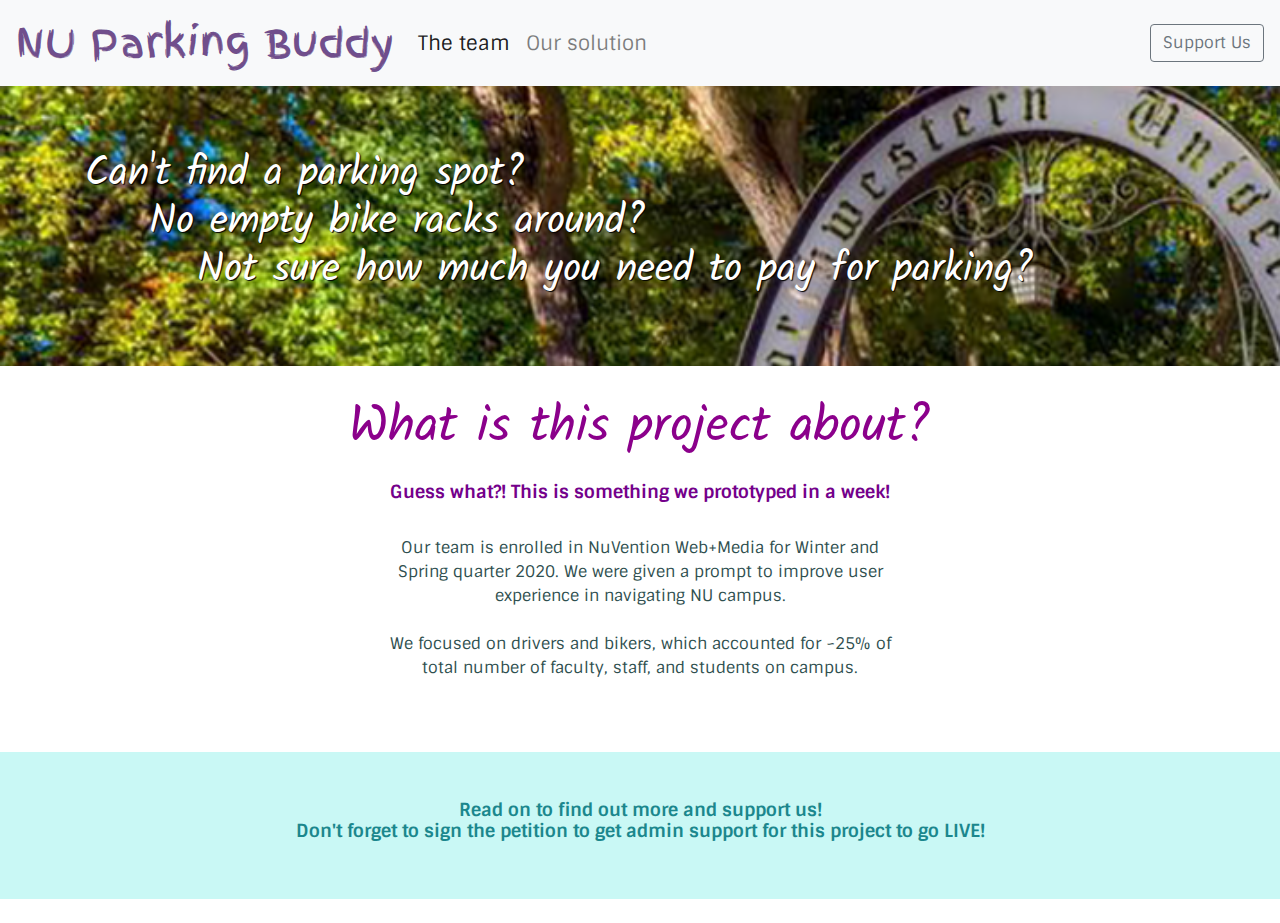
<file: index.html>
<!doctype html>
<html lang="en">
  <head>
    <!-- Required meta tags -->
    <meta charset="utf-8">
    <meta name="viewport" content="width=device-width, initial-scale=1, shrink-to-fit=no">

    <!-- Google Fonts -->
    <!-- Swap out "Roboto" for the font(s) you want to use -->
    <link href="https://fonts.googleapis.com/css?family=Finger+Paint|Kalam|Permanent+Marker|Sintony&display=swap" rel="stylesheet">
    
    <!-- Font Awesome -->
    <link rel="stylesheet" href="https://use.fontawesome.com/releases/v5.6.3/css/all.css" integrity="sha384-UHRtZLI+pbxtHCWp1t77Bi1L4ZtiqrqD80Kn4Z8NTSRyMA2Fd33n5dQ8lWUE00s/" crossorigin="anonymous">

    <!-- Bootstrap CSS -->
    <link rel="stylesheet" href="https://stackpath.bootstrapcdn.com/bootstrap/4.4.1/css/bootstrap.min.css" integrity="sha384-Vkoo8x4CGsO3+Hhxv8T/Q5PaXtkKtu6ug5TOeNV6gBiFeWPGFN9MuhOf23Q9Ifjh" crossorigin="anonymous">
    
    <!-- CSS -->
    <link rel="stylesheet" href="styles.css">

    <title>NU Parking Buddy!</title>
  </head>
  <body>
    

    <nav class="navbar navbar-expand-lg navbar-light bg-light">
      <a class="navbar-brand" href="index.html"><i class="fas fa-parking"></i> NU Parking Buddy</a>
      <button class="navbar-toggler" type="button" data-toggle="collapse" data-target="#navbarText" aria-controls="navbarText" aria-expanded="false" aria-label="Toggle navigation">
        <span class="navbar-toggler-icon"></span>
      </button>
      <div class="collapse navbar-collapse" id="navbarText">
        <ul class="navbar-nav mr-auto">
          <li class="nav-item active">
            <a class="nav-link" href="Teamintro.html">The team <span class="sr-only">(current)</span></a>
          </li>
          <li class="nav-item">
            <a class="nav-link" href="solution.html">Our solution</a>
          </li>
        </ul>
        <span class="navbar-button">
          <a class="btn btn-outline-secondary" href="Support.html">Support Us</a>
        </span>
      </div>
    </nav>
    
    <div class="jumbotron jumbotron-fluid">
      <div class="container">
        <h1 class="display-4">
          Can't find a parking spot?
          <br> &nbsp; &nbsp; No empty bike racks around?
          <br> &nbsp; &nbsp; &nbsp; &nbsp;Not sure how much you need to pay for parking?
        </h1>
      </div>
    </div>

    <div class="container">
      <div class="row-mt4">
        <div class="col text-center">
          <h2>What is this project about?</h2>
        </div>
      </div>
      <div class="row mt-4">
        <div class="col text-center">
          <h5>Guess what?! This is something we prototyped in a week!</h5>
        </div>
      </div>
      <div class="row mt-4"></div>

      <div class="container">
        <div class="row">
          <div class="col">
            
          </div>
          <div class="col-6 text-center">
            <p>Our team is enrolled in NuVention Web+Media for Winter and Spring quarter 2020. We were given a prompt to improve user experience in navigating NU campus.
              <br>
              <br>We focused on drivers and bikers, which accounted for ~25% of total number of faculty, staff, and students on campus.
            <br>
            <h2 i class="fas fa-car"></h2 i> &nbsp; &nbsp; &nbsp; &nbsp; <h2 i class="fas fa-bicycle"></h2 i>
            </div>
          <div class="col">
          </div>
        </div>       
      </div>
    </div>

    <div class="Action_items my-4 py-4">
      <div class="container">
        <div class="row my-4">
          <div class="col text-center">
            <h3>Read on to find out more and support us!
            <br>Don't forget to sign the petition to get admin support for this project to go LIVE!</h3>
          </div>
        </div>
      </div>
                  
    </div>


    
    <script src="https://code.jquery.com/jquery-3.4.1.slim.min.js" integrity="sha384-J6qa4849blE2+poT4WnyKhv5vZF5SrPo0iEjwBvKU7imGFAV0wwj1yYfoRSJoZ+n" crossorigin="anonymous"></script>
    <script src="https://cdn.jsdelivr.net/npm/popper.js@1.16.0/dist/umd/popper.min.js" integrity="sha384-Q6E9RHvbIyZFJoft+2mJbHaEWldlvI9IOYy5n3zV9zzTtmI3UksdQRVvoxMfooAo" crossorigin="anonymous"></script>
    <script src="https://stackpath.bootstrapcdn.com/bootstrap/4.4.1/js/bootstrap.min.js" integrity="sha384-wfSDF2E50Y2D1uUdj0O3uMBJnjuUD4Ih7YwaYd1iqfktj0Uod8GCExl3Og8ifwB6" crossorigin="anonymous"></script>
  </body>
</html>
</file>
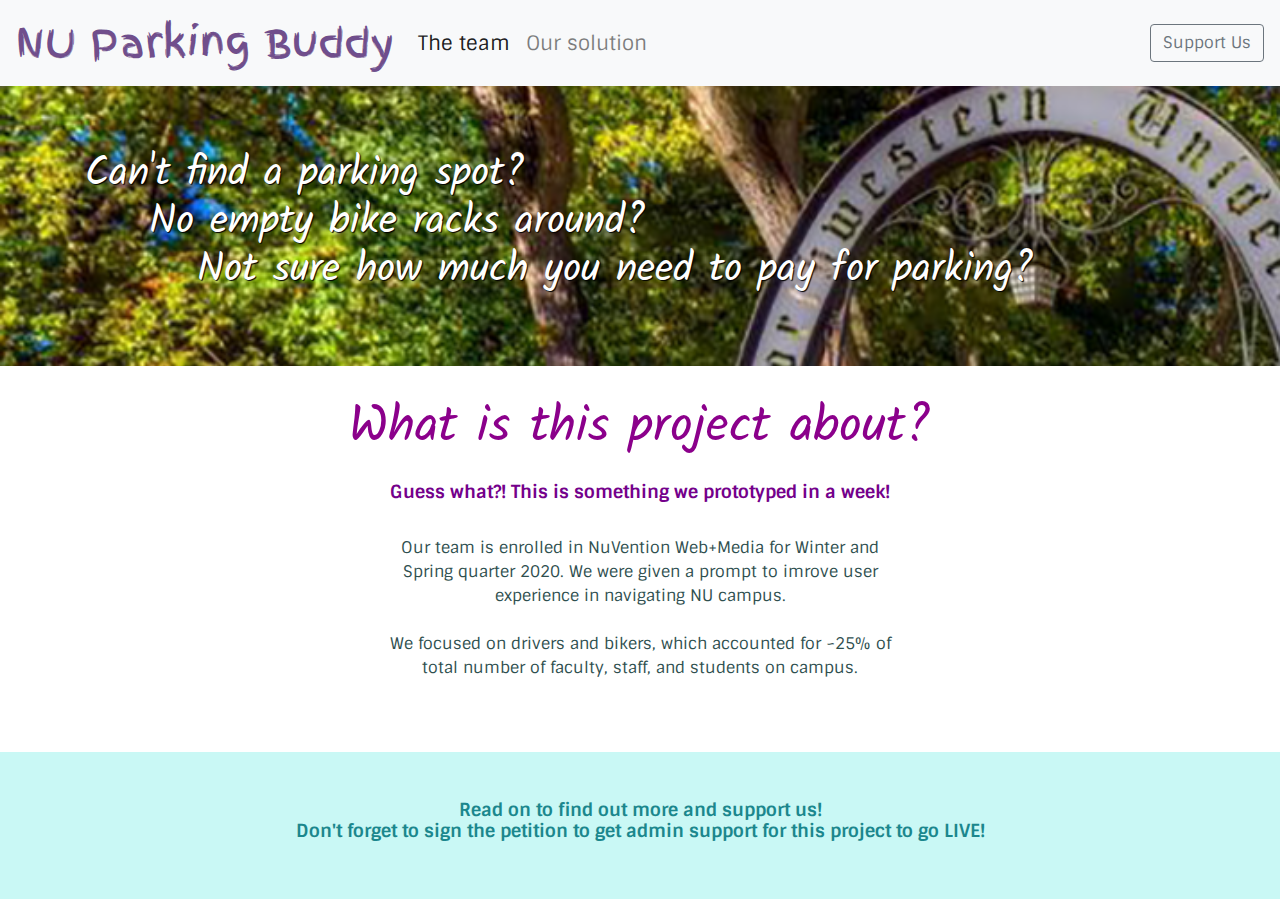
<file: Homework1.html>
<!doctype html>
<html lang="en">
  <head>
    <!-- Required meta tags -->
    <meta charset="utf-8">
    <meta name="viewport" content="width=device-width, initial-scale=1, shrink-to-fit=no">

    <!-- Google Fonts -->
    <!-- Swap out "Roboto" for the font(s) you want to use -->
    <link href="https://fonts.googleapis.com/css?family=Finger+Paint|Kalam|Permanent+Marker|Sintony&display=swap" rel="stylesheet">
    
    <!-- Font Awesome -->
    <link rel="stylesheet" href="https://use.fontawesome.com/releases/v5.6.3/css/all.css" integrity="sha384-UHRtZLI+pbxtHCWp1t77Bi1L4ZtiqrqD80Kn4Z8NTSRyMA2Fd33n5dQ8lWUE00s/" crossorigin="anonymous">

    <!-- Bootstrap CSS -->
    <link rel="stylesheet" href="https://stackpath.bootstrapcdn.com/bootstrap/4.4.1/css/bootstrap.min.css" integrity="sha384-Vkoo8x4CGsO3+Hhxv8T/Q5PaXtkKtu6ug5TOeNV6gBiFeWPGFN9MuhOf23Q9Ifjh" crossorigin="anonymous">
    
    <!-- CSS -->
    <link rel="stylesheet" href="styles.css">

    <title>NU Parking Buddy!</title>
  </head>
  <body>
    

    <nav class="navbar navbar-expand-lg navbar-light bg-light">
      <a class="navbar-brand" href="Homework1.html"><i class="fas fa-parking"></i> NU Parking Buddy</a>
      <button class="navbar-toggler" type="button" data-toggle="collapse" data-target="#navbarText" aria-controls="navbarText" aria-expanded="false" aria-label="Toggle navigation">
        <span class="navbar-toggler-icon"></span>
      </button>
      <div class="collapse navbar-collapse" id="navbarText">
        <ul class="navbar-nav mr-auto">
          <li class="nav-item active">
            <a class="nav-link" href="Teamintro.html">The team <span class="sr-only">(current)</span></a>
          </li>
          <li class="nav-item">
            <a class="nav-link" href="solution.html">Our solution</a>
          </li>
        </ul>
        <span class="navbar-button">
          <a class="btn btn-outline-secondary" href="Support.html">Support Us</a>
        </span>
      </div>
    </nav>
    
    <div class="jumbotron jumbotron-fluid">
      <div class="container">
        <h1 class="display-4">
          Can't find a parking spot?
          <br> &nbsp; &nbsp; No empty bike racks around?
          <br> &nbsp; &nbsp; &nbsp; &nbsp;Not sure how much you need to pay for parking?
        </h1>
      </div>
    </div>

    <div class="container">
      <div class="row-mt4">
        <div class="col text-center">
          <h2>What is this project about?</h2>
        </div>
      </div>
      <div class="row mt-4">
        <div class="col text-center">
          <h5>Guess what?! This is something we prototyped in a week!</h5>
        </div>
      </div>
      <div class="row mt-4"></div>

      <div class="container">
        <div class="row">
          <div class="col">
            
          </div>
          <div class="col-6 text-center">
            <p>Our team is enrolled in NuVention Web+Media for Winter and Spring quarter 2020. We were given a prompt to imrove user experience in navigating NU campus.
              <br>
              <br>We focused on drivers and bikers, which accounted for ~25% of total number of faculty, staff, and students on campus.
            <br>
            <h2 i class="fas fa-car"></h2 i> &nbsp; &nbsp; &nbsp; &nbsp; <h2 i class="fas fa-bicycle"></h2 i>
            </div>
          <div class="col">
          </div>
        </div>       
      </div>
    </div>

    <div class="Action_items my-4 py-4">
      <div class="container">
        <div class="row my-4">
          <div class="col text-center">
            <h3>Read on to find out more and support us!
            <br>Don't forget to sign the petition to get admin support for this project to go LIVE!</h3>
          </div>
        </div>
      </div>
                  
    </div>


    
    <script src="https://code.jquery.com/jquery-3.4.1.slim.min.js" integrity="sha384-J6qa4849blE2+poT4WnyKhv5vZF5SrPo0iEjwBvKU7imGFAV0wwj1yYfoRSJoZ+n" crossorigin="anonymous"></script>
    <script src="https://cdn.jsdelivr.net/npm/popper.js@1.16.0/dist/umd/popper.min.js" integrity="sha384-Q6E9RHvbIyZFJoft+2mJbHaEWldlvI9IOYy5n3zV9zzTtmI3UksdQRVvoxMfooAo" crossorigin="anonymous"></script>
    <script src="https://stackpath.bootstrapcdn.com/bootstrap/4.4.1/js/bootstrap.min.js" integrity="sha384-wfSDF2E50Y2D1uUdj0O3uMBJnjuUD4Ih7YwaYd1iqfktj0Uod8GCExl3Og8ifwB6" crossorigin="anonymous"></script>
  </body>
</html>
</file>
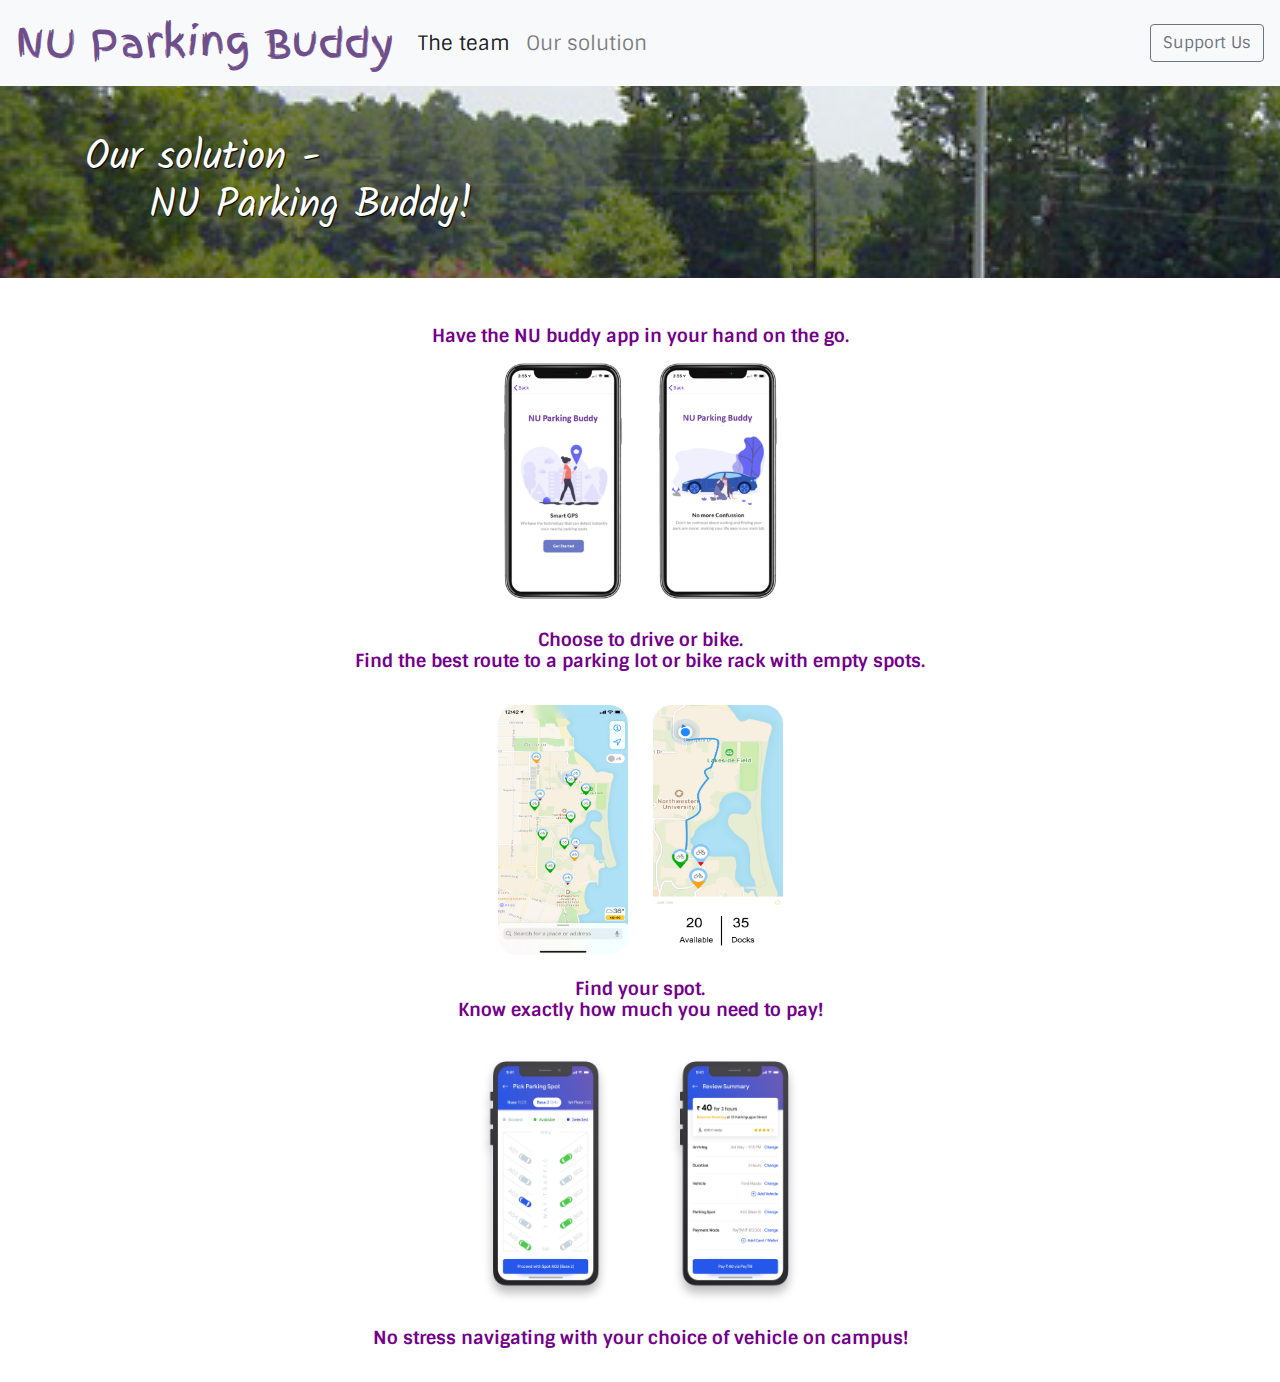
<file: solution.html>
<!doctype html>
<html lang="en">
  <head>
    <!-- Required meta tags -->
    <meta charset="utf-8">
    <meta name="viewport" content="width=device-width, initial-scale=1, shrink-to-fit=no">

    <!-- Google Fonts -->
    <!-- Swap out "Roboto" for the font(s) you want to use -->
    <link href="https://fonts.googleapis.com/css?family=Finger+Paint|Kalam|Permanent+Marker|Sintony&display=swap" rel="stylesheet">
    
    <!-- Font Awesome -->
    <link rel="stylesheet" href="https://use.fontawesome.com/releases/v5.6.3/css/all.css" integrity="sha384-UHRtZLI+pbxtHCWp1t77Bi1L4ZtiqrqD80Kn4Z8NTSRyMA2Fd33n5dQ8lWUE00s/" crossorigin="anonymous">

    <!-- Bootstrap CSS -->
    <link rel="stylesheet" href="https://stackpath.bootstrapcdn.com/bootstrap/4.4.1/css/bootstrap.min.css" integrity="sha384-Vkoo8x4CGsO3+Hhxv8T/Q5PaXtkKtu6ug5TOeNV6gBiFeWPGFN9MuhOf23Q9Ifjh" crossorigin="anonymous">
    
    <!-- CSS -->
    <link rel="stylesheet" href="styles.css">

    <title>NU Parking Buddy!</title>
  </head>
  <body>
    

    <nav class="navbar navbar-expand-lg navbar-light bg-light">
      <a class="navbar-brand" href="index.html"><i class="fas fa-parking"></i> NU Parking Buddy</a>
      <button class="navbar-toggler" type="button" data-toggle="collapse" data-target="#navbarText" aria-controls="navbarText" aria-expanded="false" aria-label="Toggle navigation">
        <span class="navbar-toggler-icon"></span>
      </button>
      <div class="collapse navbar-collapse" id="navbarText">
        <ul class="navbar-nav mr-auto">
          <li class="nav-item active">
            <a class="nav-link" href="Teamintro.html">The team <span class="sr-only">(current)</span></a>
          </li>
          <li class="nav-item">
            <a class="nav-link" href="solution.html">Our solution</a>
          </li>
        </ul>
        <span class="navbar-button">
            <a class="btn btn-outline-secondary" href="Support.html">Support Us</a>
        </span>
      </div>
    </nav>
    
    <div class="jumbotronsolution jumbotron-fluid">
      <div class="container">
        <h1 class="display-4">
          <br>
            Our solution - 
          <br> &nbsp; &nbsp; NU Parking Buddy!
          <br>
          <br>
        </h1>
      </div>
    </div>

    <div class="row mt-4"></div>
    <div class="row mt-4"></div>

    <div class="App text-center">
        <div class="row">
          <div class="col">
            
          </div>
          <div class="col-6">
            <h5>Have the NU buddy app in your hand on the go.</h5>
            <img src="App01.png" class="image-fluid">
            <img src="App02.png" class="image-fluid">
          </div>
          <div class="col">
        </div>
       </div>
    
    <div class="row mt-4"></div>

    <div class="App2 text-center">
        <div class="row">
          <div class="col">
            
          </div>
          <div class="col-6">
            <h5>Choose to drive or bike.
            <br>Find the best route to a parking lot or bike rack with empty spots.
            </h5>
            <br>
            <img src="App03.png" class="image-fluid">
            &nbsp; &nbsp;
            <img src="App04.png" class="image-fluid">
          </div>
          <div class="col">
        </div>
       </div>
    
       <div class="row mt-4"></div>

       <div class="App3 text-center">
        <div class="row">
          <div class="col">
            
          </div>
          <div class="col-6">
            <h5>Find your spot.
            <br>Know exactly how much you need to pay!
            </h5>
            <br>
            <img src="App05.png" class="image-fluid">
            </div>
          <div class="col">
        </div>
       </div>
 
       <div class="row mt-4"></div>

       <div class="App3 text-center">
        <div class="row">
          <div class="col">
            
          </div>
          <div class="col-6">
            <h5>No stress navigating with your choice of vehicle on campus!</h5>
            <br>
                        </div>
          <div class="col">
        </div>
       </div>

    
    <!-- jQuery first, then Popper.js, then Bootstrap JS -->
    <script src="https://code.jquery.com/jquery-3.4.1.slim.min.js" integrity="sha384-J6qa4849blE2+poT4WnyKhv5vZF5SrPo0iEjwBvKU7imGFAV0wwj1yYfoRSJoZ+n" crossorigin="anonymous"></script>
    <script src="https://cdn.jsdelivr.net/npm/popper.js@1.16.0/dist/umd/popper.min.js" integrity="sha384-Q6E9RHvbIyZFJoft+2mJbHaEWldlvI9IOYy5n3zV9zzTtmI3UksdQRVvoxMfooAo" crossorigin="anonymous"></script>
    <script src="https://stackpath.bootstrapcdn.com/bootstrap/4.4.1/js/bootstrap.min.js" integrity="sha384-wfSDF2E50Y2D1uUdj0O3uMBJnjuUD4Ih7YwaYd1iqfktj0Uod8GCExl3Og8ifwB6" crossorigin="anonymous"></script>
  </body>
</html>
</file>
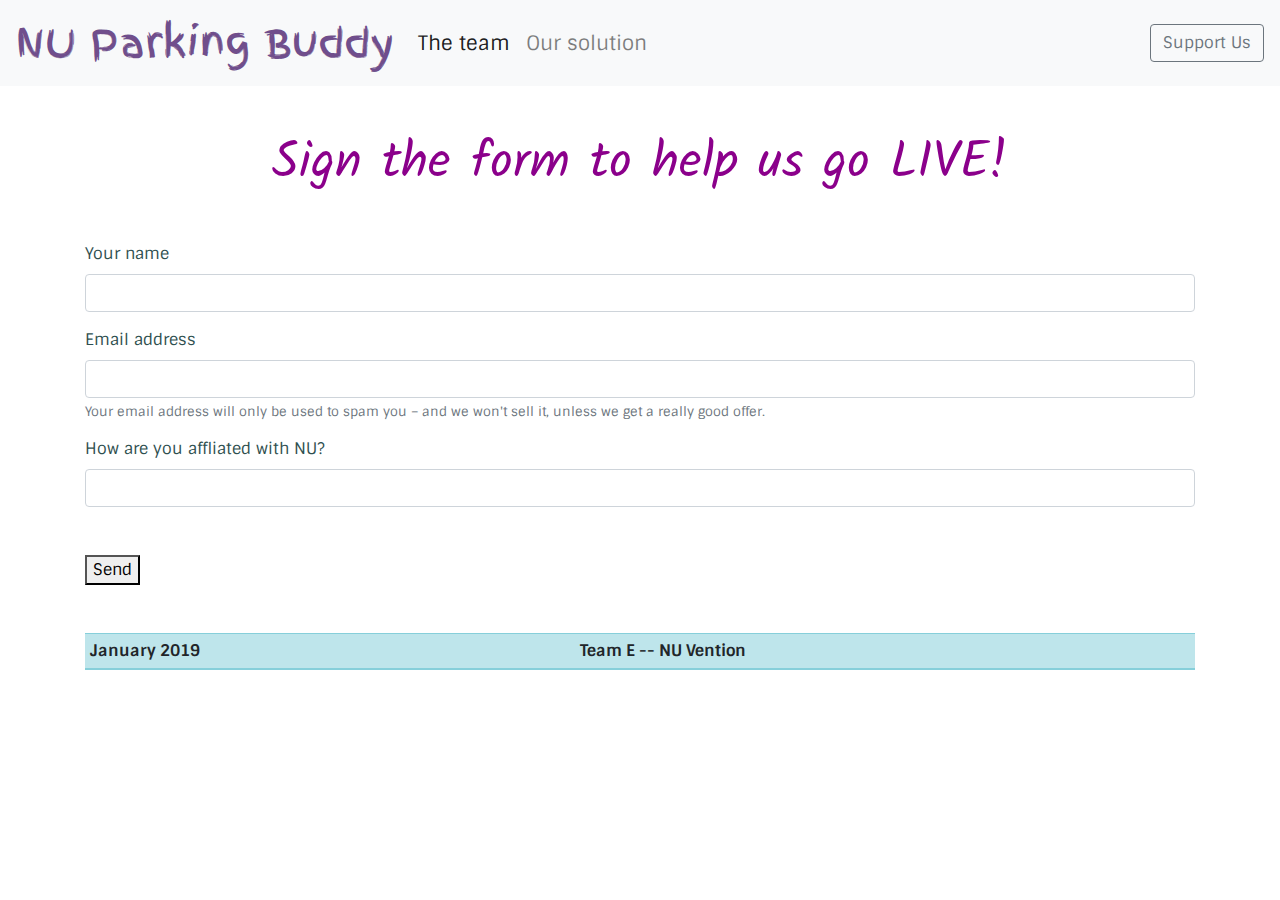
<file: Support.html>
<!doctype html>
<html lang="en">
  <head>
    <!-- Required meta tags -->
    <meta charset="utf-8">
    <meta name="viewport" content="width=device-width, initial-scale=1, shrink-to-fit=no">

    <!-- Google Fonts -->
    <!-- Swap out "Roboto" for the font(s) you want to use -->
    <link href="https://fonts.googleapis.com/css?family=Finger+Paint|Kalam|Permanent+Marker|Sintony&display=swap" rel="stylesheet">
    
    <!-- Font Awesome -->
    <link rel="stylesheet" href="https://use.fontawesome.com/releases/v5.6.3/css/all.css" integrity="sha384-UHRtZLI+pbxtHCWp1t77Bi1L4ZtiqrqD80Kn4Z8NTSRyMA2Fd33n5dQ8lWUE00s/" crossorigin="anonymous">

    <!-- Bootstrap CSS -->
    <link rel="stylesheet" href="https://stackpath.bootstrapcdn.com/bootstrap/4.4.1/css/bootstrap.min.css" integrity="sha384-Vkoo8x4CGsO3+Hhxv8T/Q5PaXtkKtu6ug5TOeNV6gBiFeWPGFN9MuhOf23Q9Ifjh" crossorigin="anonymous">
    
    <!-- CSS -->
    <link rel="stylesheet" href="styles.css">

    <title>NU Parking Buddy!</title>
  </head>
  <body>
    

    <nav class="navbar navbar-expand-lg navbar-light bg-light">
        <a class="navbar-brand" href="index.html"><i class="fas fa-parking"></i> NU Parking Buddy</a>
        <button class="navbar-toggler" type="button" data-toggle="collapse" data-target="#navbarText" aria-controls="navbarText" aria-expanded="false" aria-label="Toggle navigation">
          <span class="navbar-toggler-icon"></span>
        </button>
        <div class="collapse navbar-collapse" id="navbarText">
          <ul class="navbar-nav mr-auto">
            <li class="nav-item active">
              <a class="nav-link" href="Teamintro.html">The team <span class="sr-only">(current)</span></a>
            </li>
            <li class="nav-item">
              <a class="nav-link" href="solution.html">Our solution</a>
            </li>
          </ul>
          <span class="navbar-button">
            <a class="btn btn-outline-secondary" href="Support.html">Support Us</a>
          </span>
        </div>
      </nav>

    
      <div class="row mt-4"></div>
      <div class="row mt-4"></div>

    
      <div class="Support text-center">
        <h2>Sign the form to help us go LIVE!</h2>
      </div>

      <div class="container my-5">
        <form action="https://formspree.io/mgekeojv"
        method="POST">
        
        <div class="form-group">
        <label for="name">Your name</label>
          <input type="text" class="form-control" id="name" name="name">
        </div>
        <div class="form-group">
          <label for="email">Email address</label>
          <input type="email" class="form-control" id="email" name="email">
          <small class="form-text text-muted">Your email address will only be used to spam you – and we won't sell it, unless we get a really good offer.</small>
        </div>
        <div class="form-group">
            <label for="email">How are you affliated with NU?</label>
            <input type="email" class="form-control" id="text" name="text">
        </div>
        
        <div class="row mt-4"></div>
        <div class="row mt-4"></div>
     
             
        <button type="submit">Send</button>
    
      </form>

        <div class="row mt-4"></div>
        <div class="row mt-4"></div>

      <table class="table table-sm table-info">
        <thead>
          <tr>
            <th scope="col">January 2019</th>
            <th scope="col"> </th>
            <th scope="col"> </th>
            <th scope="col text-right">Team E -- NU Vention</th>
          </tr>
        </thead>

      </div>

    <!-- jQuery first, then Popper.js, then Bootstrap JS -->
    <script src="https://code.jquery.com/jquery-3.4.1.slim.min.js" integrity="sha384-J6qa4849blE2+poT4WnyKhv5vZF5SrPo0iEjwBvKU7imGFAV0wwj1yYfoRSJoZ+n" crossorigin="anonymous"></script>
    <script src="https://cdn.jsdelivr.net/npm/popper.js@1.16.0/dist/umd/popper.min.js" integrity="sha384-Q6E9RHvbIyZFJoft+2mJbHaEWldlvI9IOYy5n3zV9zzTtmI3UksdQRVvoxMfooAo" crossorigin="anonymous"></script>
    <script src="https://stackpath.bootstrapcdn.com/bootstrap/4.4.1/js/bootstrap.min.js" integrity="sha384-wfSDF2E50Y2D1uUdj0O3uMBJnjuUD4Ih7YwaYd1iqfktj0Uod8GCExl3Og8ifwB6" crossorigin="anonymous"></script>
  </body>
</html>
</file>
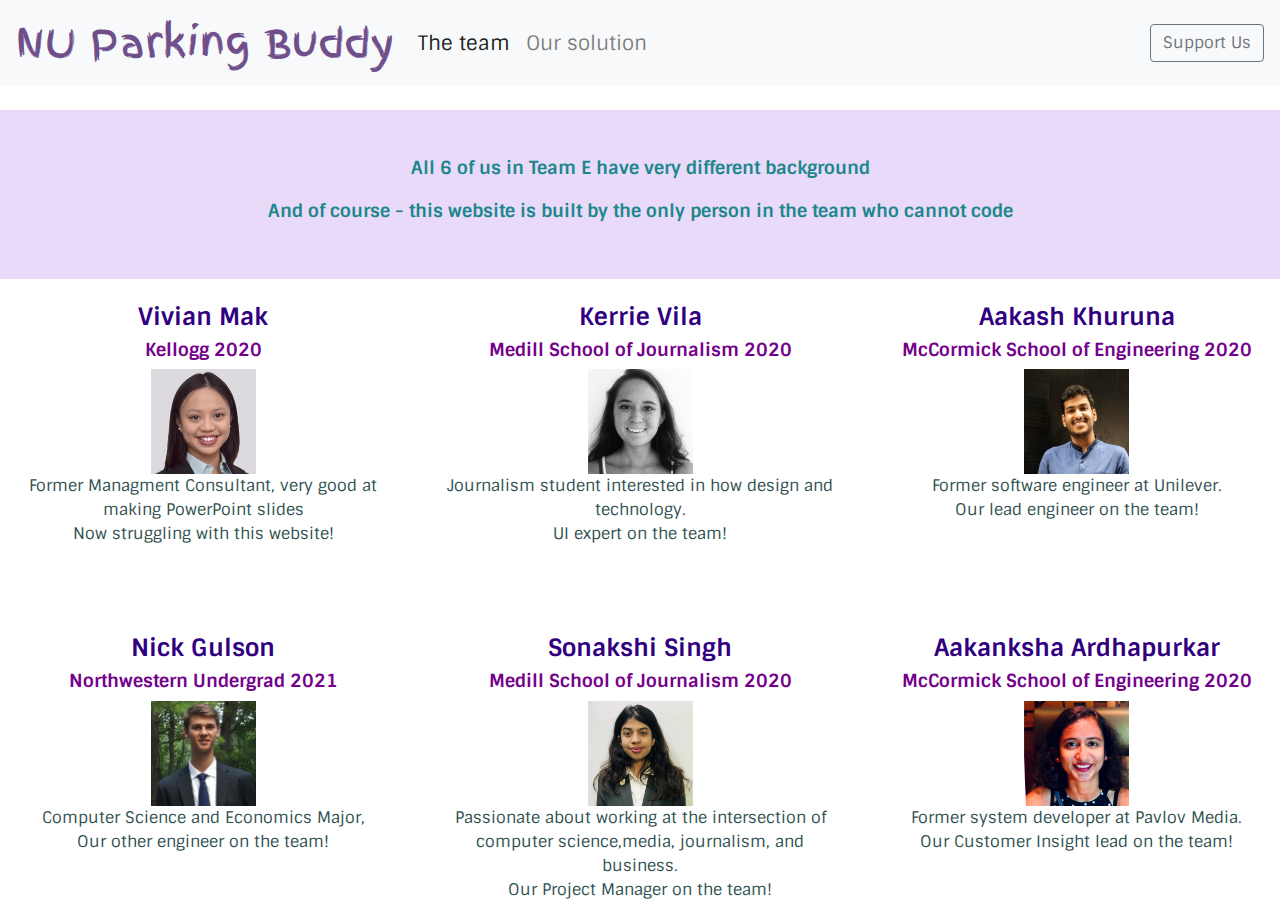
<file: Teamintro.html>
<!doctype html>
<html lang="en">
  <head>
    <!-- Required meta tags -->
    <meta charset="utf-8">
    <meta name="viewport" content="width=device-width, initial-scale=1, shrink-to-fit=no">

    <!-- Google Fonts -->
    <!-- Swap out "Roboto" for the font(s) you want to use -->
    <link href="https://fonts.googleapis.com/css?family=Finger+Paint|Kalam|Permanent+Marker|Sintony&display=swap" rel="stylesheet">
    
    <!-- Font Awesome -->
    <link rel="stylesheet" href="https://use.fontawesome.com/releases/v5.6.3/css/all.css" integrity="sha384-UHRtZLI+pbxtHCWp1t77Bi1L4ZtiqrqD80Kn4Z8NTSRyMA2Fd33n5dQ8lWUE00s/" crossorigin="anonymous">

    <!-- Bootstrap CSS -->
    <link rel="stylesheet" href="https://stackpath.bootstrapcdn.com/bootstrap/4.4.1/css/bootstrap.min.css" integrity="sha384-Vkoo8x4CGsO3+Hhxv8T/Q5PaXtkKtu6ug5TOeNV6gBiFeWPGFN9MuhOf23Q9Ifjh" crossorigin="anonymous">
    
    <!-- CSS -->
    <link rel="stylesheet" href="styles.css">

    <title>NU Parking Buddy!</title>
  </head>
  <body>
    

    <nav class="navbar navbar-expand-lg navbar-light bg-light">
        <a class="navbar-brand" href="index.html"><i class="fas fa-parking"></i> NU Parking Buddy</a>
        <button class="navbar-toggler" type="button" data-toggle="collapse" data-target="#navbarText" aria-controls="navbarText" aria-expanded="false" aria-label="Toggle navigation">
          <span class="navbar-toggler-icon"></span>
        </button>
        <div class="collapse navbar-collapse" id="navbarText">
          <ul class="navbar-nav mr-auto">
            <li class="nav-item active">
              <a class="nav-link" href="Teamintro.html">The team <span class="sr-only">(current)</span></a>
            </li>
            <li class="nav-item">
              <a class="nav-link" href="solution.html">Our solution</a>
            </li>
          </ul>
          <span class="navbar-button">
            <a class="btn btn-outline-secondary" href="Support.html">Support Us</a>
          </span>
        </div>
      </nav>

      <div class="Teamintro my-4 py-4">
        <div class="container">
          <div class="row my-4">
            <div class="col text-center">
              <h3>All 6 of us in Team E have very different background
                <br>
              <br>And of course - this website is built by the only person in the team who cannot code <i class="far fa-smile-wink"></i></h3>
            </div>
          </div>
        </div>
      </div>

      <div class="Bio">
        <div class="row">
                    <div class="col-sm text-center">
            <h4>Vivian Mak</h4>
            <h5>Kellogg 2020</h5>
            <img src="Vivian.jpeg" class="img-fluid">
            <p>Former Managment Consultant, very good at making PowerPoint slides
            <br> Now struggling with this website!
            </p>
          </div>
          <div class="col-sm text-center">
            <h4>Kerrie Vila</h4>
            <h5>Medill School of Journalism 2020</h5>
            <img src="Kerrie.jpeg" class="img-fluid">
            <p>Journalism student interested in how design and technology.
            <br> UI expert on the team!
                </p>
            </div>
          <div class="col-sm text-center">
            <h4>Aakash Khuruna</h4>
            <h5>McCormick School of Engineering 2020</h5>
            <img src="Aakash.jpeg" class="img-fluid">
            <p>Former software engineer at Unilever.
            <br> Our lead engineer on the team!
            </p>
            </div>
        </div>

        <div class="row mt-4"></div>
        <div class="row mt-4"></div>
        <div class="row mt-4"></div>

        <div class="row">
          <div class="col-sm text-center">
            <h4>Nick Gulson</h4>
            <h5>Northwestern Undergrad 2021</h5>
            <img src="Nick.jpeg" class="img-fluid">
            <p>Computer Science and Economics Major,
            <br> Our other engineer on the team!
            </p>
            </div>
          <div class="col-sm text-center">
            <h4>Sonakshi Singh</h4>
            <h5>Medill School of Journalism 2020</h5>
            <img src="Sonia.jpeg" class="img-fluid">
            <p>Passionate about working at the intersection of computer science,media, journalism, and business.
            <br> Our Project Manager on the team!
            </p>
            </div>
          <div class="col-sm text-center">
            <h4>Aakanksha Ardhapurkar</h4>
            <h5>McCormick School of Engineering 2020</h5>
            <img src="Askanksha.jpeg" class="img-fluid">
            <p>Former system developer at Pavlov Media.
            <br> Our Customer Insight lead on the team!
            </p>
            </div>
        </div>
      </div>
    
  


    </body>

   
    <!-- jQuery first, then Popper.js, then Bootstrap JS -->
    <script src="https://code.jquery.com/jquery-3.4.1.slim.min.js" integrity="sha384-J6qa4849blE2+poT4WnyKhv5vZF5SrPo0iEjwBvKU7imGFAV0wwj1yYfoRSJoZ+n" crossorigin="anonymous"></script>
    <script src="https://cdn.jsdelivr.net/npm/popper.js@1.16.0/dist/umd/popper.min.js" integrity="sha384-Q6E9RHvbIyZFJoft+2mJbHaEWldlvI9IOYy5n3zV9zzTtmI3UksdQRVvoxMfooAo" crossorigin="anonymous"></script>
    <script src="https://stackpath.bootstrapcdn.com/bootstrap/4.4.1/js/bootstrap.min.js" integrity="sha384-wfSDF2E50Y2D1uUdj0O3uMBJnjuUD4Ih7YwaYd1iqfktj0Uod8GCExl3Og8ifwB6" crossorigin="anonymous"></script>
  </body>
</html>
</file>
<file: styles.css>
body{
    font-family: 'Sintony', sans-serif;
    color: darkslategrey;
}
h1, .display-4{
    font-size: 40px;
    font-weight: 500;
    color: white;
    font-family: 'Kalam', cursive; 
}
h2{
    font-size: 50px;
    font-weight: 500;
    color: darkmagenta;
    font-family: 'Kalam', cursive;    
}
h3{
    color:rgb(27, 135, 141);
    font-size: 18px;
    font-weight: 800;
}

h4{
    color:rgb(49, 0, 128);
    font-weight: 800;
}

h5{
    color: rgb(116, 0, 139);
    font-weight: 800;
    font-size: 18px;
}
.navbar-brand{
    font-size: 40px;
    font-family: 'Finger Paint', cursive;
    }

.navbar-light .navbar-brand {
    color: rgba(59, 12, 97, 0.726);
    }

.nav-item{
    font-size: 20px;
  
}

.jumbotron{
    background-attachment: fixed;
    background-image: url(NU02.jpg);
    background-repeat: no-repeat;
    background-size: cover;    
   
    color: white;
    text-shadow: 1px 1px 1px black;
   
    font-family: 'Kalam', cursive; 
}

.jumbotronsolution{
    background-attachment: fixed;
    background-image: url(parkinglot.jpg);
    background-repeat: no-repeat;
    background-size: cover;    
   
    color: white;
    text-shadow: 1px 1px 1px black;
   
    font-family: 'Kalam', cursive; 
}

.Action_items {
    background-color: #c9f8f5;
  }

.Teamintro {
    background-color: #e8daf8;
  }

.Bio img {
    width: 105px;
    height: 105px;
  }

.App img {
    width:150px;
    height: 250px;
  }

.App2 img {
    width:130px;
    height: 250px;
    border-radius: 0.5cm;
  }

.App3 img {
    width:340px;
    height: 250px;
}
/* font-family: 'Permanent Marker', cursive;
font-family: 'Kalam', cursive;
font-family: 'Sintony', sans-serif;
font-family: 'Finger Paint', cursive; */
</file>
